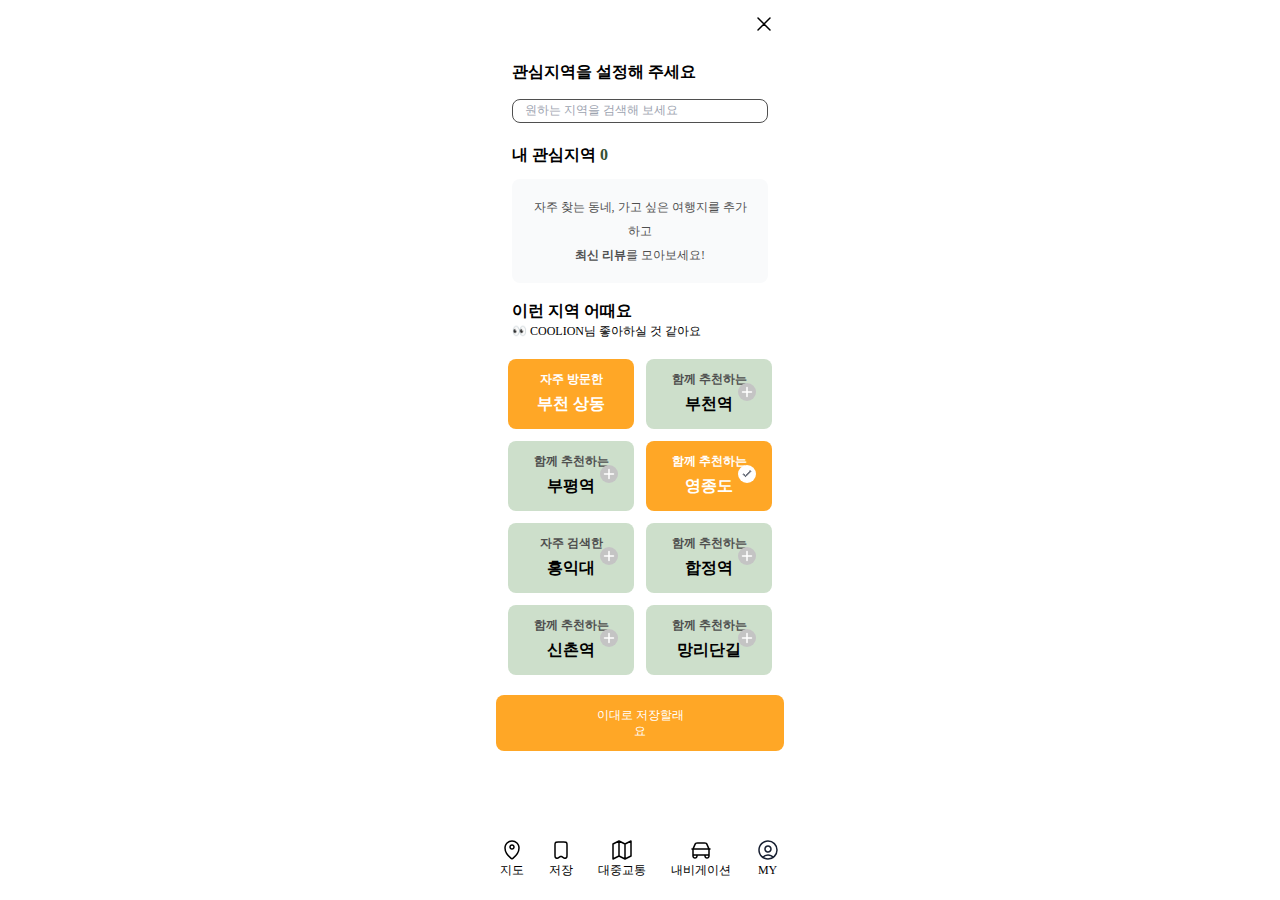
<file: pages/setting.html>
<!doctype html>
<html lang="ko">
  <head>
    <meta charset="UTF-8" />
    <meta name="viewport" content="width=device-width, initial-scale=1.0" />
    <title>Lion Place</title>
    <link rel="stylesheet" href="../css/main.css" />
  </head>
  <body class="mx-auto max-w-xs font-pretendard leading-relaxed">
    <div class="container mx-auto flex justify-center px-4 pb-[70px]">
      <div>
        <header class="flex h-12 flex-row items-center justify-end px-2 py-2">
          <button>
            <img src="../assets/icon/icon-close.svg" alt="취소하기" />
          </button>
        </header>
        <section class="my-3 px-4">
          <h1 class="pb-3 font-semibold leading-6">관심지역을 설정해 주세요</h1>
          <label for="localSearch" class="hidden">원하는 지역을 검색</label>
          <input
            type="search"
            id="localSearch"
            class="h-6 w-full rounded-lg border border-lionContent px-3 py-2 text-xs"
            placeholder="원하는 지역을 검색해 보세요"
          />
        </section>
        <main>
          <section class="my-2 px-4 py-2">
            <h2 class="mb-3 font-semibold leading-6">내 관심지역 <span class="text-lionSecondary">0</span></h2>
            <div class="rounded-lg bg-gray-50 px-4 py-4 text-center text-xs leading-6 text-lionContent">
              <p>자주 찾는 동네, 가고 싶은 여행지를 추가하고</p>
              <p><strong>최신 리뷰</strong>를 모아보세요!</p>
            </div>
          </section>
          <section class="mb-1 pl-4">
            <h2 class="font-semibold leading-6">이런 지역 어때요</h2>
            <div class="text-xs">👀 COOLION님 좋아하실 것 같아요</div>
          </section>
          <section class="mt-5 grid grid-cols-2 gap-3 px-3">
            <h2 class="hidden">관심지역 선택</h2>
            <button class="relative flex flex-col rounded-lg bg-lionPrimary p-3 font-semibold text-white">
              <span class="text-xs">자주 방문한</span>
              <span class="pt-1">부천 상동</span>
              <span class="sr-only absolute right-4 top-6"><img src="../assets/icon/icon-check.svg" alt="체크" /></span>
            </button>
            <button class="relative flex flex-col rounded-lg bg-lionTertiary p-3 font-semibold">
              <span class="text-xs text-lionContent">함께 추천하는</span>
              <span class="pt-1 text-black">부천역</span>
              <span class="absolute right-4 top-6"><img src="../assets/icon/icon-plus.svg" alt="플러스" /></span>
            </button>
            <button class="relative flex flex-col rounded-lg bg-lionTertiary p-3 font-semibold">
              <span class="text-xs text-lionContent">함께 추천하는</span>
              <span class="pt-1 text-black">부평역</span>
              <span class="absolute right-4 top-6"><img src="../assets/icon/icon-plus.svg" alt="플러스" /></span>
            </button>
            <button class="relative flex flex-col rounded-lg bg-lionPrimary p-3 font-semibold text-white">
              <span class="text-xs">함께 추천하는</span>
              <span class="pt-1">영종도</span>
              <span class="absolute right-4 top-6"><img src="../assets/icon/icon-check.svg" alt="체크" /></span>
            </button>
            <button class="relative flex flex-col rounded-lg bg-lionTertiary p-3 font-semibold">
              <span class="text-xs text-lionContent">자주 검색한</span>
              <span class="pt-1 text-black">홍익대</span>
              <span class="absolute right-4 top-6"><img src="../assets/icon/icon-plus.svg" alt="플러스" /></span>
            </button>
            <button class="relative flex flex-col rounded-lg bg-lionTertiary p-3 font-semibold">
              <span class="text-xs text-lionContent">함께 추천하는</span>
              <span class="pt-1 text-black">합정역</span>
              <span class="absolute right-4 top-6"><img src="../assets/icon/icon-plus.svg" alt="플러스" /></span>
            </button>
            <button class="relative flex flex-col rounded-lg bg-lionTertiary p-3 font-semibold">
              <span class="text-xs text-lionContent">함께 추천하는</span>
              <span class="pt-1 text-black">신촌역</span>
              <span class="absolute right-4 top-6"><img src="../assets/icon/icon-plus.svg" alt="플러스" /></span>
            </button>
            <button class="relative flex flex-col rounded-lg bg-lionTertiary p-3 font-semibold">
              <span class="text-xs text-lionContent">함께 추천하는</span>
              <span class="text-bl pt-1">망리단길</span>
              <span class="absolute right-4 top-6"><img src="../assets/icon/icon-plus.svg" alt="플러스" /></span>
            </button>
          </section>
          <button
            onclick="location.href = './settingPlace.html'"
            class="mt-5 w-full rounded-lg bg-lionPrimary px-24 py-3 text-center text-xs text-white"
          >
            이대로 저장할래요
          </button>
        </main>
      </div>
      <nav class="fixed bottom-0 h-[70px] w-full max-w-xs bg-white p-2 text-xs">
        <ul class="flex items-center justify-around">
          <li>
            <a class="flex flex-col items-center justify-center" href=""><img src="../assets/icon/icon-map.svg" alt="지도" />지도</a>
          </li>
          <li>
            <a class="flex flex-col items-center justify-center" href=""><img src="../assets/icon/icon-save.svg" alt="저장" />저장</a>
          </li>
          <li class="flex flex-col items-center">
            <a class="flex flex-col items-center justify-center" href=""><img src="../assets/icon/icon-transport.svg" alt="대중교통" />대중교통</a>
          </li>
          <li class="flex flex-col items-center">
            <a class="flex flex-col items-center justify-center" href=""><img src="../assets/icon/icon-car.svg" alt="내비게이션" />내비게이션</a>
          </li>
          <li>
            <a class="flex flex-col items-center justify-center" href=""><img src="../assets/icon/icon-my.svg" alt="마이페이지" />MY</a>
          </li>
        </ul>
      </nav>
    </div>
  </body>
</html>
</file>
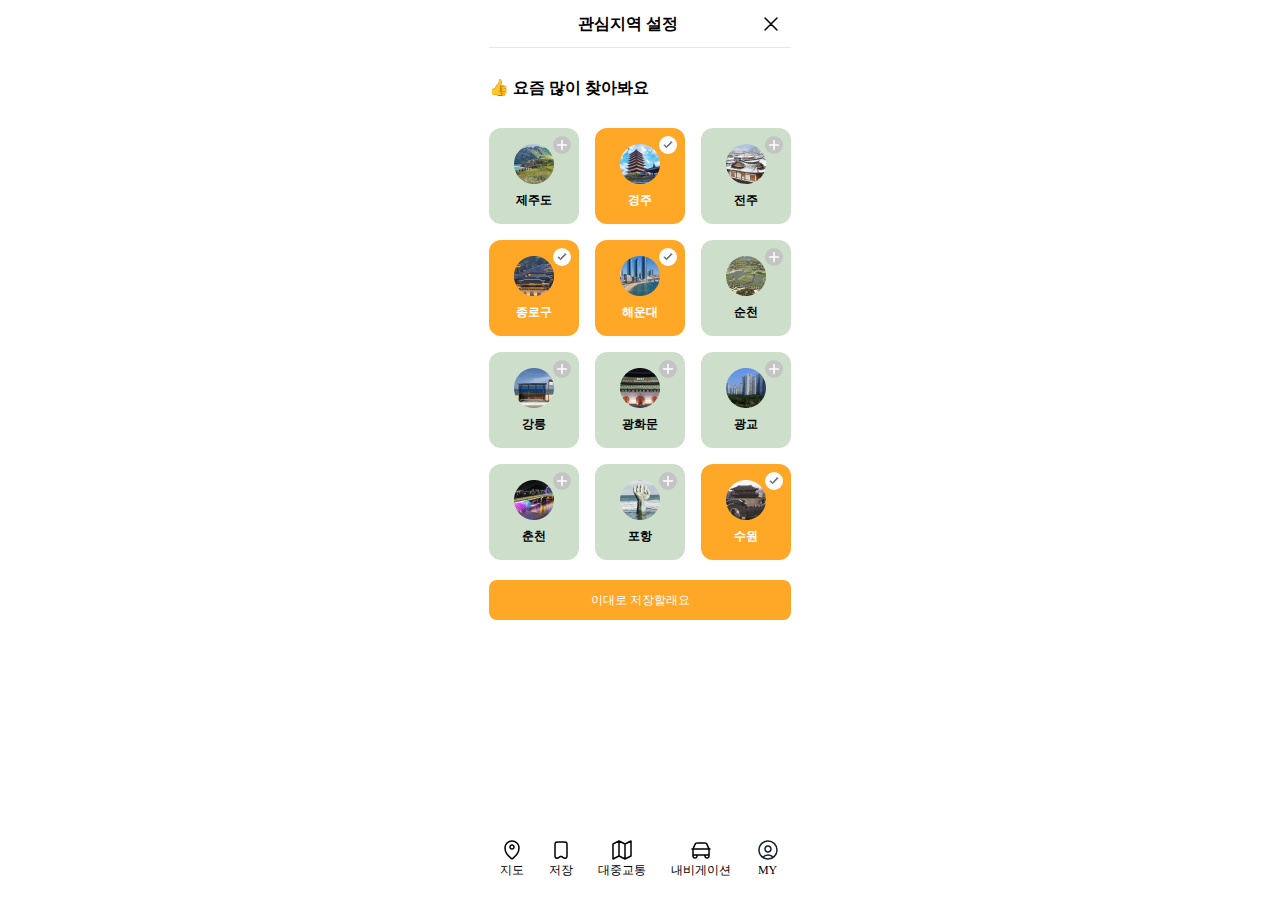
<file: pages/settingPlace.html>
<!doctype html>
<html lang="ko">
  <head>
    <meta charset="UTF-8" />
    <meta name="viewport" content="width=device-width, initial-scale=1.0" />
    <title>Lion Place</title>
    <link rel="stylesheet" href="../css/main.css" />
  </head>
  <body class="mx-auto max-w-xs font-pretendard leading-relaxed">
    <div class="flex justify-center pb-[70px]">
      <div>
        <header class="flex h-12 flex-row items-center justify-between border-b px-2 py-2">
          <h1 class="grow text-center font-semibold">관심지역 설정</h1>
          <button>
            <img src="../assets/icon/icon-close.svg" alt="취소하기" />
          </button>
        </header>

        <main>
          <section class="py-2">
            <h2 class="my-5 text-left font-semibold leading-6">👍 요즘 많이 찾아봐요</h2>
          </section>
          <section class="grid grid-cols-3 gap-4">
            <h2 class="hidden">관심지역 설정</h2>
            <button class="relative flex w-[90px] flex-col items-center justify-center rounded-xl bg-lionTertiary p-4 font-semibold">
              <img src="../assets/images/city/제주도.png" alt="제주도" />
              <span class="pt-2 text-xs font-semibold text-black">제주도</span>
              <span class="absolute right-2 top-2"><img src="../assets/icon/icon-plus.svg" alt="플러스" /></span>
            </button>
            <button class="relative flex w-[90px] flex-col items-center justify-center rounded-xl bg-lionPrimary p-4 font-semibold text-white">
              <img src="../assets/images/city/경주.png" alt="경주" />
              <span class="pt-2 text-xs font-semibold">경주</span>
              <span class="absolute right-2 top-2"><img src="../assets/icon/icon-check.svg" alt="체크" /></span>
            </button>
            <button class="relative flex w-[90px] flex-col items-center justify-center rounded-xl bg-lionTertiary p-4 font-semibold">
              <img src="../assets/images/city/전주.png" alt="전주" />
              <span class="pt-2 text-xs font-semibold text-black">전주</span>
              <span class="absolute right-2 top-2"><img src="../assets/icon/icon-plus.svg" alt="플러스" /></span>
            </button>
            <button class="relative flex w-[90px] flex-col items-center justify-center rounded-xl bg-lionPrimary p-4 font-semibold text-white">
              <img src="../assets/images/city/종로구.png" alt="종로구" />
              <span class="pt-2 text-xs font-semibold">종로구</span>
              <span class="absolute right-2 top-2"><img src="../assets/icon/icon-check.svg" alt="체크" /></span>
            </button>
            <button class="relative flex w-[90px] flex-col items-center justify-center rounded-xl bg-lionPrimary p-4 font-semibold text-white">
              <img src="../assets/images/city/해운대.png" alt="해운대" />
              <span class="pt-2 text-xs font-semibold">해운대</span>
              <span class="absolute right-2 top-2"><img src="../assets/icon/icon-check.svg" alt="체크" /></span>
            </button>
            <button class="relative flex w-[90px] flex-col items-center justify-center rounded-xl bg-lionTertiary p-4 font-semibold">
              <img src="../assets/images/city/순천.png" alt="순천" />
              <span class="pt-2 text-xs font-semibold text-black">순천</span>
              <span class="absolute right-2 top-2"><img src="../assets/icon/icon-plus.svg" alt="플러스" /></span>
            </button>
            <button class="relative flex w-[90px] flex-col items-center justify-center rounded-xl bg-lionTertiary p-4 font-semibold">
              <img src="../assets/images/city/강릉.png" alt="강릉" />
              <span class="pt-2 text-xs font-semibold text-black">강릉</span>
              <span class="absolute right-2 top-2"><img src="../assets/icon/icon-plus.svg" alt="플러스" /></span>
            </button>
            <button class="relative flex w-[90px] flex-col items-center justify-center rounded-xl bg-lionTertiary p-4 font-semibold">
              <img src="../assets/images/city/광화문.png" alt="광화문" />
              <span class="pt-2 text-xs font-semibold text-black">광화문</span>
              <span class="absolute right-2 top-2"><img src="../assets/icon/icon-plus.svg" alt="플러스" /></span>
            </button>
            <button class="relative flex w-[90px] flex-col items-center justify-center rounded-xl bg-lionTertiary p-4 font-semibold">
              <img src="../assets/images/city/광교.png" alt="광교" />
              <span class="pt-2 text-xs font-semibold text-black">광교</span>
              <span class="absolute right-2 top-2"><img src="../assets/icon/icon-plus.svg" alt="플러스" /></span>
            </button>

            <button class="relative flex w-[90px] flex-col items-center justify-center rounded-xl bg-lionTertiary p-4 font-semibold">
              <img src="../assets/images/city/춘천.png" alt="춘천" />
              <span class="pt-2 text-xs font-semibold text-black">춘천</span>
              <span class="absolute right-2 top-2"><img src="../assets/icon/icon-plus.svg" alt="플러스" /></span>
            </button>
            <button class="relative flex w-[90px] flex-col items-center justify-center rounded-xl bg-lionTertiary p-4 font-semibold">
              <img src="../assets/images/city/포항.png" alt="포항" />
              <span class="pt-2 text-xs font-semibold text-black">포항</span>
              <span class="absolute right-2 top-2"><img src="../assets/icon/icon-plus.svg" alt="플러스" /></span>
            </button>
            <button class="relative flex w-[90px] flex-col items-center justify-center rounded-xl bg-lionPrimary p-4 font-semibold text-white">
              <img src="../assets/images/city/수원.png" alt="수원" />
              <span class="pt-2 text-xs font-semibold">수원</span>
              <span class="absolute right-2 top-2"><img src="../assets/icon/icon-check.svg" alt="체크" /></span>
            </button>
          </section>
          <button onclick="location.href = './feedPage.html'" class="mt-5 w-full rounded-lg bg-lionPrimary px-24 py-3 text-center text-xs text-white">
            이대로 저장할래요
          </button>
        </main>
      </div>
      <nav class="fixed bottom-0 h-[70px] w-full max-w-xs bg-white p-2 text-xs">
        <ul class="flex items-center justify-around">
          <li>
            <a class="flex flex-col items-center justify-center" href=""><img src="../assets/icon/icon-map.svg" alt="지도" />지도</a>
          </li>
          <li>
            <a class="flex flex-col items-center justify-center" href=""><img src="../assets/icon/icon-save.svg" alt="저장" />저장</a>
          </li>
          <li class="flex flex-col items-center">
            <a class="flex flex-col items-center justify-center" href=""><img src="../assets/icon/icon-transport.svg" alt="대중교통" />대중교통</a>
          </li>
          <li class="flex flex-col items-center">
            <a class="flex flex-col items-center justify-center" href=""><img src="../assets/icon/icon-car.svg" alt="내비게이션" />내비게이션</a>
          </li>
          <li>
            <a class="flex flex-col items-center justify-center" href=""><img src="../assets/icon/icon-my.svg" alt="마이페이지" />MY</a>
          </li>
        </ul>
      </nav>
    </div>
  </body>
</html>
</file>
<file: css/main.css>
/* @import 'tailwindcss/base'; */

/* ! tailwindcss v3.3.3 | MIT License | https://tailwindcss.com */

/*
1. Prevent padding and border from affecting element width. (https://github.com/mozdevs/cssremedy/issues/4)
2. Allow adding a border to an element by just adding a border-width. (https://github.com/tailwindcss/tailwindcss/pull/116)
*/

*,
::before,
::after {
  box-sizing: border-box;
  /* 1 */
  border-width: 0;
  /* 2 */
  border-style: solid;
  /* 2 */
  border-color: #e5e7eb;
  /* 2 */
}

::before,
::after {
  --tw-content: '';
}

/*
1. Use a consistent sensible line-height in all browsers.
2. Prevent adjustments of font size after orientation changes in iOS.
3. Use a more readable tab size.
4. Use the user's configured `sans` font-family by default.
5. Use the user's configured `sans` font-feature-settings by default.
6. Use the user's configured `sans` font-variation-settings by default.
*/

html {
  line-height: 1.5;
  /* 1 */
  -webkit-text-size-adjust: 100%;
  /* 2 */
  -moz-tab-size: 4;
  /* 3 */
  -o-tab-size: 4;
     tab-size: 4;
  /* 3 */
  font-family: ui-sans-serif, system-ui, -apple-system, BlinkMacSystemFont, "Segoe UI", Roboto, "Helvetica Neue", Arial, "Noto Sans", sans-serif, "Apple Color Emoji", "Segoe UI Emoji", "Segoe UI Symbol", "Noto Color Emoji";
  /* 4 */
  font-feature-settings: normal;
  /* 5 */
  font-variation-settings: normal;
  /* 6 */
}

/*
1. Remove the margin in all browsers.
2. Inherit line-height from `html` so users can set them as a class directly on the `html` element.
*/

body {
  margin: 0;
  /* 1 */
  line-height: inherit;
  /* 2 */
}

/*
1. Add the correct height in Firefox.
2. Correct the inheritance of border color in Firefox. (https://bugzilla.mozilla.org/show_bug.cgi?id=190655)
3. Ensure horizontal rules are visible by default.
*/

hr {
  height: 0;
  /* 1 */
  color: inherit;
  /* 2 */
  border-top-width: 1px;
  /* 3 */
}

/*
Add the correct text decoration in Chrome, Edge, and Safari.
*/

abbr:where([title]) {
  -webkit-text-decoration: underline dotted;
          text-decoration: underline dotted;
}

/*
Remove the default font size and weight for headings.
*/

h1,
h2,
h3,
h4,
h5,
h6 {
  font-size: inherit;
  font-weight: inherit;
}

/*
Reset links to optimize for opt-in styling instead of opt-out.
*/

a {
  color: inherit;
  text-decoration: inherit;
}

/*
Add the correct font weight in Edge and Safari.
*/

b,
strong {
  font-weight: bolder;
}

/*
1. Use the user's configured `mono` font family by default.
2. Correct the odd `em` font sizing in all browsers.
*/

code,
kbd,
samp,
pre {
  font-family: ui-monospace, SFMono-Regular, Menlo, Monaco, Consolas, "Liberation Mono", "Courier New", monospace;
  /* 1 */
  font-size: 1em;
  /* 2 */
}

/*
Add the correct font size in all browsers.
*/

small {
  font-size: 80%;
}

/*
Prevent `sub` and `sup` elements from affecting the line height in all browsers.
*/

sub,
sup {
  font-size: 75%;
  line-height: 0;
  position: relative;
  vertical-align: baseline;
}

sub {
  bottom: -0.25em;
}

sup {
  top: -0.5em;
}

/*
1. Remove text indentation from table contents in Chrome and Safari. (https://bugs.chromium.org/p/chromium/issues/detail?id=999088, https://bugs.webkit.org/show_bug.cgi?id=201297)
2. Correct table border color inheritance in all Chrome and Safari. (https://bugs.chromium.org/p/chromium/issues/detail?id=935729, https://bugs.webkit.org/show_bug.cgi?id=195016)
3. Remove gaps between table borders by default.
*/

table {
  text-indent: 0;
  /* 1 */
  border-color: inherit;
  /* 2 */
  border-collapse: collapse;
  /* 3 */
}

/*
1. Change the font styles in all browsers.
2. Remove the margin in Firefox and Safari.
3. Remove default padding in all browsers.
*/

button,
input,
optgroup,
select,
textarea {
  font-family: inherit;
  /* 1 */
  font-feature-settings: inherit;
  /* 1 */
  font-variation-settings: inherit;
  /* 1 */
  font-size: 100%;
  /* 1 */
  font-weight: inherit;
  /* 1 */
  line-height: inherit;
  /* 1 */
  color: inherit;
  /* 1 */
  margin: 0;
  /* 2 */
  padding: 0;
  /* 3 */
}

/*
Remove the inheritance of text transform in Edge and Firefox.
*/

button,
select {
  text-transform: none;
}

/*
1. Correct the inability to style clickable types in iOS and Safari.
2. Remove default button styles.
*/

button,
[type='button'],
[type='reset'],
[type='submit'] {
  -webkit-appearance: button;
  /* 1 */
  background-color: transparent;
  /* 2 */
  background-image: none;
  /* 2 */
}

/*
Use the modern Firefox focus style for all focusable elements.
*/

:-moz-focusring {
  outline: auto;
}

/*
Remove the additional `:invalid` styles in Firefox. (https://github.com/mozilla/gecko-dev/blob/2f9eacd9d3d995c937b4251a5557d95d494c9be1/layout/style/res/forms.css#L728-L737)
*/

:-moz-ui-invalid {
  box-shadow: none;
}

/*
Add the correct vertical alignment in Chrome and Firefox.
*/

progress {
  vertical-align: baseline;
}

/*
Correct the cursor style of increment and decrement buttons in Safari.
*/

::-webkit-inner-spin-button,
::-webkit-outer-spin-button {
  height: auto;
}

/*
1. Correct the odd appearance in Chrome and Safari.
2. Correct the outline style in Safari.
*/

[type='search'] {
  -webkit-appearance: textfield;
  /* 1 */
  outline-offset: -2px;
  /* 2 */
}

/*
Remove the inner padding in Chrome and Safari on macOS.
*/

::-webkit-search-decoration {
  -webkit-appearance: none;
}

/*
1. Correct the inability to style clickable types in iOS and Safari.
2. Change font properties to `inherit` in Safari.
*/

::-webkit-file-upload-button {
  -webkit-appearance: button;
  /* 1 */
  font: inherit;
  /* 2 */
}

/*
Add the correct display in Chrome and Safari.
*/

summary {
  display: list-item;
}

/*
Removes the default spacing and border for appropriate elements.
*/

blockquote,
dl,
dd,
h1,
h2,
h3,
h4,
h5,
h6,
hr,
figure,
p,
pre {
  margin: 0;
}

fieldset {
  margin: 0;
  padding: 0;
}

legend {
  padding: 0;
}

ol,
ul,
menu {
  list-style: none;
  margin: 0;
  padding: 0;
}

/*
Reset default styling for dialogs.
*/

dialog {
  padding: 0;
}

/*
Prevent resizing textareas horizontally by default.
*/

textarea {
  resize: vertical;
}

/*
1. Reset the default placeholder opacity in Firefox. (https://github.com/tailwindlabs/tailwindcss/issues/3300)
2. Set the default placeholder color to the user's configured gray 400 color.
*/

input::-moz-placeholder, textarea::-moz-placeholder {
  opacity: 1;
  /* 1 */
  color: #9ca3af;
  /* 2 */
}

input::placeholder,
textarea::placeholder {
  opacity: 1;
  /* 1 */
  color: #9ca3af;
  /* 2 */
}

/*
Set the default cursor for buttons.
*/

button,
[role="button"] {
  cursor: pointer;
}

/*
Make sure disabled buttons don't get the pointer cursor.
*/

:disabled {
  cursor: default;
}

/*
1. Make replaced elements `display: block` by default. (https://github.com/mozdevs/cssremedy/issues/14)
2. Add `vertical-align: middle` to align replaced elements more sensibly by default. (https://github.com/jensimmons/cssremedy/issues/14#issuecomment-634934210)
   This can trigger a poorly considered lint error in some tools but is included by design.
*/

img,
svg,
video,
canvas,
audio,
iframe,
embed,
object {
  display: block;
  /* 1 */
  vertical-align: middle;
  /* 2 */
}

/*
Constrain images and videos to the parent width and preserve their intrinsic aspect ratio. (https://github.com/mozdevs/cssremedy/issues/14)
*/

img,
video {
  max-width: 100%;
  height: auto;
}

/* Make elements with the HTML hidden attribute stay hidden by default */

[hidden] {
  display: none;
}

*, ::before, ::after {
  --tw-border-spacing-x: 0;
  --tw-border-spacing-y: 0;
  --tw-translate-x: 0;
  --tw-translate-y: 0;
  --tw-rotate: 0;
  --tw-skew-x: 0;
  --tw-skew-y: 0;
  --tw-scale-x: 1;
  --tw-scale-y: 1;
  --tw-pan-x:  ;
  --tw-pan-y:  ;
  --tw-pinch-zoom:  ;
  --tw-scroll-snap-strictness: proximity;
  --tw-gradient-from-position:  ;
  --tw-gradient-via-position:  ;
  --tw-gradient-to-position:  ;
  --tw-ordinal:  ;
  --tw-slashed-zero:  ;
  --tw-numeric-figure:  ;
  --tw-numeric-spacing:  ;
  --tw-numeric-fraction:  ;
  --tw-ring-inset:  ;
  --tw-ring-offset-width: 0px;
  --tw-ring-offset-color: #fff;
  --tw-ring-color: rgb(59 130 246 / 0.5);
  --tw-ring-offset-shadow: 0 0 #0000;
  --tw-ring-shadow: 0 0 #0000;
  --tw-shadow: 0 0 #0000;
  --tw-shadow-colored: 0 0 #0000;
  --tw-blur:  ;
  --tw-brightness:  ;
  --tw-contrast:  ;
  --tw-grayscale:  ;
  --tw-hue-rotate:  ;
  --tw-invert:  ;
  --tw-saturate:  ;
  --tw-sepia:  ;
  --tw-drop-shadow:  ;
  --tw-backdrop-blur:  ;
  --tw-backdrop-brightness:  ;
  --tw-backdrop-contrast:  ;
  --tw-backdrop-grayscale:  ;
  --tw-backdrop-hue-rotate:  ;
  --tw-backdrop-invert:  ;
  --tw-backdrop-opacity:  ;
  --tw-backdrop-saturate:  ;
  --tw-backdrop-sepia:  ;
}

::backdrop {
  --tw-border-spacing-x: 0;
  --tw-border-spacing-y: 0;
  --tw-translate-x: 0;
  --tw-translate-y: 0;
  --tw-rotate: 0;
  --tw-skew-x: 0;
  --tw-skew-y: 0;
  --tw-scale-x: 1;
  --tw-scale-y: 1;
  --tw-pan-x:  ;
  --tw-pan-y:  ;
  --tw-pinch-zoom:  ;
  --tw-scroll-snap-strictness: proximity;
  --tw-gradient-from-position:  ;
  --tw-gradient-via-position:  ;
  --tw-gradient-to-position:  ;
  --tw-ordinal:  ;
  --tw-slashed-zero:  ;
  --tw-numeric-figure:  ;
  --tw-numeric-spacing:  ;
  --tw-numeric-fraction:  ;
  --tw-ring-inset:  ;
  --tw-ring-offset-width: 0px;
  --tw-ring-offset-color: #fff;
  --tw-ring-color: rgb(59 130 246 / 0.5);
  --tw-ring-offset-shadow: 0 0 #0000;
  --tw-ring-shadow: 0 0 #0000;
  --tw-shadow: 0 0 #0000;
  --tw-shadow-colored: 0 0 #0000;
  --tw-blur:  ;
  --tw-brightness:  ;
  --tw-contrast:  ;
  --tw-grayscale:  ;
  --tw-hue-rotate:  ;
  --tw-invert:  ;
  --tw-saturate:  ;
  --tw-sepia:  ;
  --tw-drop-shadow:  ;
  --tw-backdrop-blur:  ;
  --tw-backdrop-brightness:  ;
  --tw-backdrop-contrast:  ;
  --tw-backdrop-grayscale:  ;
  --tw-backdrop-hue-rotate:  ;
  --tw-backdrop-invert:  ;
  --tw-backdrop-opacity:  ;
  --tw-backdrop-saturate:  ;
  --tw-backdrop-sepia:  ;
}

.container {
  width: 100%;
}

@media (min-width: 320px) {
  .container {
    max-width: 320px;
  }
}

@media (min-width: 640px) {
  .container {
    max-width: 640px;
  }
}

@media (min-width: 768px) {
  .container {
    max-width: 768px;
  }
}

@media (min-width: 1024px) {
  .container {
    max-width: 1024px;
  }
}

@media (min-width: 1280px) {
  .container {
    max-width: 1280px;
  }
}

@media (min-width: 1536px) {
  .container {
    max-width: 1536px;
  }
}

.sr-only {
  position: absolute;
  width: 1px;
  height: 1px;
  padding: 0;
  margin: -1px;
  overflow: hidden;
  clip: rect(0, 0, 0, 0);
  white-space: nowrap;
  border-width: 0;
}

.visible {
  visibility: visible;
}

.fixed {
  position: fixed;
}

.absolute {
  position: absolute;
}

.relative {
  position: relative;
}

.sticky {
  position: sticky;
}

.-top-20 {
  top: -5rem;
}

.bottom-0 {
  bottom: 0px;
}

.bottom-\[-3px\] {
  bottom: -3px;
}

.left-0 {
  left: 0px;
}

.left-2 {
  left: 0.5rem;
}

.left-2\/4 {
  left: 50%;
}

.right-0 {
  right: 0px;
}

.right-2 {
  right: 0.5rem;
}

.right-3 {
  right: 0.75rem;
}

.right-4 {
  right: 1rem;
}

.right-5 {
  right: 1.25rem;
}

.right-6 {
  right: 1.5rem;
}

.right-7 {
  right: 1.75rem;
}

.right-8 {
  right: 2rem;
}

.right-\[-3px\] {
  right: -3px;
}

.right-\[50px\] {
  right: 50px;
}

.top-0 {
  top: 0px;
}

.top-2 {
  top: 0.5rem;
}

.top-2\/4 {
  top: 50%;
}

.top-3 {
  top: 0.75rem;
}

.top-4 {
  top: 1rem;
}

.top-5 {
  top: 1.25rem;
}

.top-6 {
  top: 1.5rem;
}

.top-7 {
  top: 1.75rem;
}

.top-8 {
  top: 2rem;
}

.top-\[10px\] {
  top: 10px;
}

.top-\[30px\] {
  top: 30px;
}

.top-\[35\%\] {
  top: 35%;
}

.-z-10 {
  z-index: -10;
}

.z-20 {
  z-index: 20;
}

.z-40 {
  z-index: 40;
}

.z-50 {
  z-index: 50;
}

.float-left {
  float: left;
}

.clear-both {
  clear: both;
}

.m-0 {
  margin: 0px;
}

.mx-1 {
  margin-left: 0.25rem;
  margin-right: 0.25rem;
}

.mx-3 {
  margin-left: 0.75rem;
  margin-right: 0.75rem;
}

.mx-auto {
  margin-left: auto;
  margin-right: auto;
}

.my-2 {
  margin-top: 0.5rem;
  margin-bottom: 0.5rem;
}

.my-3 {
  margin-top: 0.75rem;
  margin-bottom: 0.75rem;
}

.my-4 {
  margin-top: 1rem;
  margin-bottom: 1rem;
}

.my-5 {
  margin-top: 1.25rem;
  margin-bottom: 1.25rem;
}

.-mt-5 {
  margin-top: -1.25rem;
}

.-mt-\[1px\] {
  margin-top: -1px;
}

.mb-1 {
  margin-bottom: 0.25rem;
}

.mb-2 {
  margin-bottom: 0.5rem;
}

.mb-3 {
  margin-bottom: 0.75rem;
}

.mb-4 {
  margin-bottom: 1rem;
}

.mb-5 {
  margin-bottom: 1.25rem;
}

.mb-6 {
  margin-bottom: 1.5rem;
}

.mb-\[4px\] {
  margin-bottom: 4px;
}

.ml-1 {
  margin-left: 0.25rem;
}

.ml-2 {
  margin-left: 0.5rem;
}

.ml-3 {
  margin-left: 0.75rem;
}

.ml-4 {
  margin-left: 1rem;
}

.mr-2 {
  margin-right: 0.5rem;
}

.mr-3 {
  margin-right: 0.75rem;
}

.mr-\[19px\] {
  margin-right: 19px;
}

.mr-\[5px\] {
  margin-right: 5px;
}

.mt-0 {
  margin-top: 0px;
}

.mt-0\.5 {
  margin-top: 0.125rem;
}

.mt-1 {
  margin-top: 0.25rem;
}

.mt-10 {
  margin-top: 2.5rem;
}

.mt-12 {
  margin-top: 3rem;
}

.mt-2 {
  margin-top: 0.5rem;
}

.mt-20 {
  margin-top: 5rem;
}

.mt-24 {
  margin-top: 6rem;
}

.mt-3 {
  margin-top: 0.75rem;
}

.mt-4 {
  margin-top: 1rem;
}

.mt-40 {
  margin-top: 10rem;
}

.mt-5 {
  margin-top: 1.25rem;
}

.mt-8 {
  margin-top: 2rem;
}

.mt-\[-3px\] {
  margin-top: -3px;
}

.mt-\[0\.5px\] {
  margin-top: 0.5px;
}

.mt-\[70px\] {
  margin-top: 70px;
}

.mt-\[65px\] {
  margin-top: 65px;
}

.mt-7 {
  margin-top: 1.75rem;
}

.line-clamp-2 {
  overflow: hidden;
  display: -webkit-box;
  -webkit-box-orient: vertical;
  -webkit-line-clamp: 2;
}

.block {
  display: block;
}

.inline-block {
  display: inline-block;
}

.flex {
  display: flex;
}

.inline-flex {
  display: inline-flex;
}

.grid {
  display: grid;
}

.hidden {
  display: none;
}

.h-1 {
  height: 0.25rem;
}

.h-10 {
  height: 2.5rem;
}

.h-11 {
  height: 2.75rem;
}

.h-12 {
  height: 3rem;
}

.h-14 {
  height: 3.5rem;
}

.h-16 {
  height: 4rem;
}

.h-2 {
  height: 0.5rem;
}

.h-20 {
  height: 5rem;
}

.h-40 {
  height: 10rem;
}

.h-5 {
  height: 1.25rem;
}

.h-52 {
  height: 13rem;
}

.h-6 {
  height: 1.5rem;
}

.h-8 {
  height: 2rem;
}

.h-\[140px\] {
  height: 140px;
}

.h-\[184px\] {
  height: 184px;
}

.h-\[18px\] {
  height: 18px;
}

.h-\[200px\] {
  height: 200px;
}

.h-\[26px\] {
  height: 26px;
}

.h-\[39px\] {
  height: 39px;
}

.h-\[400px\] {
  height: 400px;
}

.h-\[40px\] {
  height: 40px;
}

.h-\[46px\] {
  height: 46px;
}

.h-\[50px\] {
  height: 50px;
}

.h-\[52px\] {
  height: 52px;
}

.h-\[56px\] {
  height: 56px;
}

.h-\[70px\] {
  height: 70px;
}

.h-\[72px\] {
  height: 72px;
}

.h-full {
  height: 100%;
}

.h-screen {
  height: 100vh;
}

.w-1 {
  width: 0.25rem;
}

.w-1\/3 {
  width: 33.333333%;
}

.w-10 {
  width: 2.5rem;
}

.w-2\/6 {
  width: 33.333333%;
}

.w-20 {
  width: 5rem;
}

.w-32 {
  width: 8rem;
}

.w-4\/6 {
  width: 66.666667%;
}

.w-48 {
  width: 12rem;
}

.w-5 {
  width: 1.25rem;
}

.w-52 {
  width: 13rem;
}

.w-56 {
  width: 14rem;
}

.w-6 {
  width: 1.5rem;
}

.w-6\/12 {
  width: 50%;
}

.w-64 {
  width: 16rem;
}

.w-7 {
  width: 1.75rem;
}

.w-72 {
  width: 18rem;
}

.w-8 {
  width: 2rem;
}

.w-80 {
  width: 20rem;
}

.w-\[100p\] {
  width: 100p;
}

.w-\[140px\] {
  width: 140px;
}

.w-\[141px\] {
  width: 141px;
}

.w-\[148px\] {
  width: 148px;
}

.w-\[150px\] {
  width: 150px;
}

.w-\[167px\] {
  width: 167px;
}

.w-\[174px\] {
  width: 174px;
}

.w-\[18px\] {
  width: 18px;
}

.w-\[250px\] {
  width: 250px;
}

.w-\[262px\] {
  width: 262px;
}

.w-\[26px\] {
  width: 26px;
}

.w-\[320px\] {
  width: 320px;
}

.w-\[400px\] {
  width: 400px;
}

.w-\[46px\] {
  width: 46px;
}

.w-\[500px\] {
  width: 500px;
}

.w-\[50px\] {
  width: 50px;
}

.w-\[56px\] {
  width: 56px;
}

.w-\[68px\] {
  width: 68px;
}

.w-\[70px\] {
  width: 70px;
}

.w-\[80px\] {
  width: 80px;
}

.w-\[90px\] {
  width: 90px;
}

.w-auto {
  width: auto;
}

.w-fit {
  width: -moz-fit-content;
  width: fit-content;
}

.w-full {
  width: 100%;
}

.w-16 {
  width: 4rem;
}

.max-w-\[320px\] {
  max-width: 320px;
}

.max-w-xs {
  max-width: 20rem;
}

.shrink-0 {
  flex-shrink: 0;
}

.grow {
  flex-grow: 1;
}

.-rotate-90 {
  --tw-rotate: -90deg;
  transform: translate(var(--tw-translate-x), var(--tw-translate-y)) rotate(var(--tw-rotate)) skewX(var(--tw-skew-x)) skewY(var(--tw-skew-y)) scaleX(var(--tw-scale-x)) scaleY(var(--tw-scale-y));
}

.rotate-90 {
  --tw-rotate: 90deg;
  transform: translate(var(--tw-translate-x), var(--tw-translate-y)) rotate(var(--tw-rotate)) skewX(var(--tw-skew-x)) skewY(var(--tw-skew-y)) scaleX(var(--tw-scale-x)) scaleY(var(--tw-scale-y));
}

.transform {
  transform: translate(var(--tw-translate-x), var(--tw-translate-y)) rotate(var(--tw-rotate)) skewX(var(--tw-skew-x)) skewY(var(--tw-skew-y)) scaleX(var(--tw-scale-x)) scaleY(var(--tw-scale-y));
}

.cursor-pointer {
  cursor: pointer;
}

.resize-none {
  resize: none;
}

.grid-cols-2 {
  grid-template-columns: repeat(2, minmax(0, 1fr));
}

.grid-cols-3 {
  grid-template-columns: repeat(3, minmax(0, 1fr));
}

.flex-row {
  flex-direction: row;
}

.flex-col {
  flex-direction: column;
}

.flex-wrap {
  flex-wrap: wrap;
}

.items-start {
  align-items: flex-start;
}

.items-end {
  align-items: flex-end;
}

.items-center {
  align-items: center;
}

.justify-end {
  justify-content: flex-end;
}

.justify-center {
  justify-content: center;
}

.justify-between {
  justify-content: space-between;
}

.justify-around {
  justify-content: space-around;
}

.justify-evenly {
  justify-content: space-evenly;
}

.gap-1 {
  gap: 0.25rem;
}

.gap-2 {
  gap: 0.5rem;
}

.gap-3 {
  gap: 0.75rem;
}

.gap-4 {
  gap: 1rem;
}

.gap-5 {
  gap: 1.25rem;
}

.gap-8 {
  gap: 2rem;
}

.gap-\[3px\] {
  gap: 3px;
}

.overflow-hidden {
  overflow: hidden;
}

.text-ellipsis {
  text-overflow: ellipsis;
}

.whitespace-nowrap {
  white-space: nowrap;
}

.rounded {
  border-radius: 0.25rem;
}

.rounded-2xl {
  border-radius: 1rem;
}

.rounded-3xl {
  border-radius: 1.5rem;
}

.rounded-\[3px\] {
  border-radius: 3px;
}

.rounded-full {
  border-radius: 9999px;
}

.rounded-lg {
  border-radius: 0.5rem;
}

.rounded-md {
  border-radius: 0.375rem;
}

.rounded-xl {
  border-radius: 0.75rem;
}

.rounded-l-2xl {
  border-top-left-radius: 1rem;
  border-bottom-left-radius: 1rem;
}

.rounded-r-md {
  border-top-right-radius: 0.375rem;
  border-bottom-right-radius: 0.375rem;
}

.rounded-r-xl {
  border-top-right-radius: 0.75rem;
  border-bottom-right-radius: 0.75rem;
}

.rounded-t-2xl {
  border-top-left-radius: 1rem;
  border-top-right-radius: 1rem;
}

.rounded-t-xl {
  border-top-left-radius: 0.75rem;
  border-top-right-radius: 0.75rem;
}

.border {
  border-width: 1px;
}

.border-2 {
  border-width: 2px;
}

.border-x {
  border-left-width: 1px;
  border-right-width: 1px;
}

.border-b {
  border-bottom-width: 1px;
}

.border-b-2 {
  border-bottom-width: 2px;
}

.border-b-4 {
  border-bottom-width: 4px;
}

.border-b-\[1px\] {
  border-bottom-width: 1px;
}

.border-r {
  border-right-width: 1px;
}

.border-t-\[1px\] {
  border-top-width: 1px;
}

.border-solid {
  border-style: solid;
}

.border-dashed {
  border-style: dashed;
}

.border-blue-200 {
  --tw-border-opacity: 1;
  border-color: rgb(191 219 254 / var(--tw-border-opacity));
}

.border-gray-300 {
  --tw-border-opacity: 1;
  border-color: rgb(209 213 219 / var(--tw-border-opacity));
}

.border-lightGray700 {
  --tw-border-opacity: 1;
  border-color: rgb(249 249 249 / var(--tw-border-opacity));
}

.border-lightGreen500 {
  --tw-border-opacity: 1;
  border-color: rgb(255 183 77 / var(--tw-border-opacity));
}

.border-lionContent {
  --tw-border-opacity: 1;
  border-color: rgb(79 79 79 / var(--tw-border-opacity));
}

.border-lionSecondary {
  --tw-border-opacity: 1;
  border-color: rgb(53 81 51 / var(--tw-border-opacity));
}

.border-orange-300 {
  --tw-border-opacity: 1;
  border-color: rgb(253 186 116 / var(--tw-border-opacity));
}

.border-transparent {
  border-color: transparent;
}

.border-white {
  --tw-border-opacity: 1;
  border-color: rgb(255 255 255 / var(--tw-border-opacity));
}

.bg-\[\#F9F9F9\] {
  --tw-bg-opacity: 1;
  background-color: rgb(249 249 249 / var(--tw-bg-opacity));
}

.bg-blue-200 {
  --tw-bg-opacity: 1;
  background-color: rgb(191 219 254 / var(--tw-bg-opacity));
}

.bg-blue-500 {
  --tw-bg-opacity: 1;
  background-color: rgb(59 130 246 / var(--tw-bg-opacity));
}

.bg-gray-200 {
  --tw-bg-opacity: 1;
  background-color: rgb(229 231 235 / var(--tw-bg-opacity));
}

.bg-gray-400 {
  --tw-bg-opacity: 1;
  background-color: rgb(156 163 175 / var(--tw-bg-opacity));
}

.bg-gray-50 {
  --tw-bg-opacity: 1;
  background-color: rgb(249 250 251 / var(--tw-bg-opacity));
}

.bg-lightGray700 {
  --tw-bg-opacity: 1;
  background-color: rgb(249 249 249 / var(--tw-bg-opacity));
}

.bg-lightGreen400 {
  --tw-bg-opacity: 1;
  background-color: rgb(170 200 167 / var(--tw-bg-opacity));
}

.bg-lightGreen500 {
  --tw-bg-opacity: 1;
  background-color: rgb(255 183 77 / var(--tw-bg-opacity));
}

.bg-lightGreen700 {
  --tw-bg-opacity: 1;
  background-color: rgb(215 229 214 / var(--tw-bg-opacity));
}

.bg-lionPrimary {
  --tw-bg-opacity: 1;
  background-color: rgb(255 167 38 / var(--tw-bg-opacity));
}

.bg-lionSecondary {
  --tw-bg-opacity: 1;
  background-color: rgb(53 81 51 / var(--tw-bg-opacity));
}

.bg-lionTertiary {
  --tw-bg-opacity: 1;
  background-color: rgb(205 223 203 / var(--tw-bg-opacity));
}

.bg-pink-200 {
  --tw-bg-opacity: 1;
  background-color: rgb(251 207 232 / var(--tw-bg-opacity));
}

.bg-slate-50 {
  --tw-bg-opacity: 1;
  background-color: rgb(248 250 252 / var(--tw-bg-opacity));
}

.bg-slate-500 {
  --tw-bg-opacity: 1;
  background-color: rgb(100 116 139 / var(--tw-bg-opacity));
}

.bg-transparent {
  background-color: transparent;
}

.bg-white {
  --tw-bg-opacity: 1;
  background-color: rgb(255 255 255 / var(--tw-bg-opacity));
}

.bg-\[url\(\'\/assets\/icon\/icon-polygon\.svg\'\)\] {
  background-image: url('/assets/icon/icon-polygon.svg');
}

.bg-custom-gradient {
  background-image: linear-gradient(3deg, #FFF 45%, rgba(255, 255, 255, 0.00) 100%) , url('../assets/images/food/cake.svg');
}

.bg-repeat {
  background-repeat: repeat;
}

.object-cover {
  -o-object-fit: cover;
     object-fit: cover;
}

.p-1 {
  padding: 0.25rem;
}

.p-10 {
  padding: 2.5rem;
}

.p-2 {
  padding: 0.5rem;
}

.p-3 {
  padding: 0.75rem;
}

.p-4 {
  padding: 1rem;
}

.p-6 {
  padding: 1.5rem;
}

.p-\[14px\] {
  padding: 14px;
}

.px-1 {
  padding-left: 0.25rem;
  padding-right: 0.25rem;
}

.px-14 {
  padding-left: 3.5rem;
  padding-right: 3.5rem;
}

.px-2 {
  padding-left: 0.5rem;
  padding-right: 0.5rem;
}

.px-24 {
  padding-left: 6rem;
  padding-right: 6rem;
}

.px-3 {
  padding-left: 0.75rem;
  padding-right: 0.75rem;
}

.px-4 {
  padding-left: 1rem;
  padding-right: 1rem;
}

.px-5 {
  padding-left: 1.25rem;
  padding-right: 1.25rem;
}

.px-7 {
  padding-left: 1.75rem;
  padding-right: 1.75rem;
}

.px-9 {
  padding-left: 2.25rem;
  padding-right: 2.25rem;
}

.px-\[15px\] {
  padding-left: 15px;
  padding-right: 15px;
}

.px-\[17px\] {
  padding-left: 17px;
  padding-right: 17px;
}

.px-\[22px\] {
  padding-left: 22px;
  padding-right: 22px;
}

.px-\[5px\] {
  padding-left: 5px;
  padding-right: 5px;
}

.px-\[74px\] {
  padding-left: 74px;
  padding-right: 74px;
}

.py-0 {
  padding-top: 0px;
  padding-bottom: 0px;
}

.py-1 {
  padding-top: 0.25rem;
  padding-bottom: 0.25rem;
}

.py-10 {
  padding-top: 2.5rem;
  padding-bottom: 2.5rem;
}

.py-2 {
  padding-top: 0.5rem;
  padding-bottom: 0.5rem;
}

.py-2\.5 {
  padding-top: 0.625rem;
  padding-bottom: 0.625rem;
}

.py-3 {
  padding-top: 0.75rem;
  padding-bottom: 0.75rem;
}

.py-4 {
  padding-top: 1rem;
  padding-bottom: 1rem;
}

.py-6 {
  padding-top: 1.5rem;
  padding-bottom: 1.5rem;
}

.py-\[10px\] {
  padding-top: 10px;
  padding-bottom: 10px;
}

.py-\[2px\] {
  padding-top: 2px;
  padding-bottom: 2px;
}

.py-\[4px\] {
  padding-top: 4px;
  padding-bottom: 4px;
}

.py-\[7px\] {
  padding-top: 7px;
  padding-bottom: 7px;
}

.pb-0 {
  padding-bottom: 0px;
}

.pb-0\.5 {
  padding-bottom: 0.125rem;
}

.pb-1 {
  padding-bottom: 0.25rem;
}

.pb-2 {
  padding-bottom: 0.5rem;
}

.pb-3 {
  padding-bottom: 0.75rem;
}

.pb-4 {
  padding-bottom: 1rem;
}

.pb-7 {
  padding-bottom: 1.75rem;
}

.pb-\[2px\] {
  padding-bottom: 2px;
}

.pb-\[37px\] {
  padding-bottom: 37px;
}

.pb-\[6px\] {
  padding-bottom: 6px;
}

.pb-\[70px\] {
  padding-bottom: 70px;
}

.pb-\[80px\] {
  padding-bottom: 80px;
}

.pl-0 {
  padding-left: 0px;
}

.pl-0\.5 {
  padding-left: 0.125rem;
}

.pl-1 {
  padding-left: 0.25rem;
}

.pl-2 {
  padding-left: 0.5rem;
}

.pl-3 {
  padding-left: 0.75rem;
}

.pl-4 {
  padding-left: 1rem;
}

.pl-\[7px\] {
  padding-left: 7px;
}

.pl-\[9px\] {
  padding-left: 9px;
}

.pr-2 {
  padding-right: 0.5rem;
}

.pr-\[5px\] {
  padding-right: 5px;
}

.pt-1 {
  padding-top: 0.25rem;
}

.pt-16 {
  padding-top: 4rem;
}

.pt-2 {
  padding-top: 0.5rem;
}

.pt-3 {
  padding-top: 0.75rem;
}

.pt-4 {
  padding-top: 1rem;
}

.pt-44 {
  padding-top: 11rem;
}

.pt-5 {
  padding-top: 1.25rem;
}

.pt-9 {
  padding-top: 2.25rem;
}

.pt-\[14px\] {
  padding-top: 14px;
}

.text-left {
  text-align: left;
}

.text-center {
  text-align: center;
}

.text-right {
  text-align: right;
}

.text-justify {
  text-align: justify;
}

.text-end {
  text-align: end;
}

.font-pretendard {
  font-family: pretendard;
}

.text-2xl {
  font-size: 1.5rem;
  line-height: 2rem;
}

.text-3xl {
  font-size: 1.875rem;
  line-height: 2.25rem;
}

.text-4xl {
  font-size: 2.25rem;
  line-height: 2.5rem;
}

.text-5xl {
  font-size: 3rem;
  line-height: 1;
}

.text-\[10px\] {
  font-size: 10px;
}

.text-\[11px\] {
  font-size: 11px;
}

.text-\[5px\] {
  font-size: 5px;
}

.text-base {
  font-size: 1rem;
  line-height: 1.5rem;
}

.text-sm {
  font-size: 0.875rem;
  line-height: 1.25rem;
}

.text-xl {
  font-size: 1.25rem;
  line-height: 1.75rem;
}

.text-xs {
  font-size: 0.75rem;
  line-height: 1rem;
}

.text-lg {
  font-size: 1.125rem;
  line-height: 1.75rem;
}

.font-bold {
  font-weight: 700;
}

.font-light {
  font-weight: 300;
}

.font-medium {
  font-weight: 500;
}

.font-normal {
  font-weight: 400;
}

.font-semibold {
  font-weight: 600;
}

.font-thin {
  font-weight: 100;
}

.leading-10 {
  line-height: 2.5rem;
}

.leading-4 {
  line-height: 1rem;
}

.leading-5 {
  line-height: 1.25rem;
}

.leading-6 {
  line-height: 1.5rem;
}

.leading-\[18px\] {
  line-height: 18px;
}

.leading-\[56px\] {
  line-height: 56px;
}

.leading-normal {
  line-height: 1.5;
}

.leading-relaxed {
  line-height: 1.625;
}

.text-black {
  --tw-text-opacity: 1;
  color: rgb(0 0 0 / var(--tw-text-opacity));
}

.text-blue-400 {
  --tw-text-opacity: 1;
  color: rgb(96 165 250 / var(--tw-text-opacity));
}

.text-blue-700 {
  --tw-text-opacity: 1;
  color: rgb(29 78 216 / var(--tw-text-opacity));
}

.text-error {
  --tw-text-opacity: 1;
  color: rgb(240 63 64 / var(--tw-text-opacity));
}

.text-gray-400 {
  --tw-text-opacity: 1;
  color: rgb(156 163 175 / var(--tw-text-opacity));
}

.text-gray-500 {
  --tw-text-opacity: 1;
  color: rgb(107 114 128 / var(--tw-text-opacity));
}

.text-lightBlue {
  --tw-text-opacity: 1;
  color: rgb(170 196 250 / var(--tw-text-opacity));
}

.text-lightGray500 {
  --tw-text-opacity: 1;
  color: rgb(107 107 107 / var(--tw-text-opacity));
}

.text-lightGray600 {
  --tw-text-opacity: 1;
  color: rgb(166 166 166 / var(--tw-text-opacity));
}

.text-lightGreen200 {
  --tw-text-opacity: 1;
  color: rgb(140 180 136 / var(--tw-text-opacity));
}

.text-lightGreen400 {
  --tw-text-opacity: 1;
  color: rgb(170 200 167 / var(--tw-text-opacity));
}

.text-lightGreen500 {
  --tw-text-opacity: 1;
  color: rgb(255 183 77 / var(--tw-text-opacity));
}

.text-lionContent {
  --tw-text-opacity: 1;
  color: rgb(79 79 79 / var(--tw-text-opacity));
}

.text-lionSecondary {
  --tw-text-opacity: 1;
  color: rgb(53 81 51 / var(--tw-text-opacity));
}

.text-lionTertiary {
  --tw-text-opacity: 1;
  color: rgb(205 223 203 / var(--tw-text-opacity));
}

.text-red-500 {
  --tw-text-opacity: 1;
  color: rgb(239 68 68 / var(--tw-text-opacity));
}

.text-red-800 {
  --tw-text-opacity: 1;
  color: rgb(153 27 27 / var(--tw-text-opacity));
}

.text-white {
  --tw-text-opacity: 1;
  color: rgb(255 255 255 / var(--tw-text-opacity));
}

.underline {
  text-decoration-line: underline;
}

.opacity-0 {
  opacity: 0;
}

.outline-none {
  outline: 2px solid transparent;
  outline-offset: 2px;
}

.transition {
  transition-property: color, background-color, border-color, text-decoration-color, fill, stroke, opacity, box-shadow, transform, filter, -webkit-backdrop-filter;
  transition-property: color, background-color, border-color, text-decoration-color, fill, stroke, opacity, box-shadow, transform, filter, backdrop-filter;
  transition-property: color, background-color, border-color, text-decoration-color, fill, stroke, opacity, box-shadow, transform, filter, backdrop-filter, -webkit-backdrop-filter;
  transition-timing-function: cubic-bezier(0.4, 0, 0.2, 1);
  transition-duration: 150ms;
}

.duration-300 {
  transition-duration: 300ms;
}

.ease-in-out {
  transition-timing-function: cubic-bezier(0.4, 0, 0.2, 1);
}

@font-face {
  font-family: "Pretendard Variable", Pretendard, -apple-system, BlinkMacSystemFont, system-ui, Roboto, "Helvetica Neue", "Segoe UI", "Apple SD Gothic Neo", "Noto Sans KR", "Malgun Gothic", "Apple Color Emoji", "Segoe UI Emoji", "Segoe UI Symbol", sans-serif;

  src: url("https://cdn.jsdelivr.net/gh/orioncactus/pretendard@v1.3.8/dist/web/static/pretendard-dynamic-subset.css");

  font-weight: normal;

  font-style: normal;
}

.text-overflow {
  overflow: hidden;
  text-overflow: ellipsis;
  display: -webkit-box;
  -webkit-line-clamp: 3;
  /* 라인수 */
  -webkit-box-orient: vertical;
  word-wrap:break-word;
  line-height: 1.2em;
  height: 3.6em;
  /* line-height 가 1.2em 이고 3라인을 자르기 때문에 height는 1.2em * 3 = 3.6em */
}

.box-shadow {
  box-shadow: 0px 6px 7px 0px rgba(126, 39, 39, 0.25);
}

.polygon {
  background-image: url("../assets/icon/icon-polygon.svg");
  background-repeat: repeat;
}

.imageContainer {
  background-image: url('');
  background-color: rgb(64, 64, 64);
  background-size:cover;
  width: 100%;
  height: 100%;
}

.selection\:max-w-xs *::-moz-selection {
  max-width: 20rem;
}

.selection\:max-w-xs *::selection {
  max-width: 20rem;
}

.selection\:max-w-xs::-moz-selection {
  max-width: 20rem;
}

.selection\:max-w-xs::selection {
  max-width: 20rem;
}

.placeholder\:text-white::-moz-placeholder {
  --tw-text-opacity: 1;
  color: rgb(255 255 255 / var(--tw-text-opacity));
}

.placeholder\:text-white::placeholder {
  --tw-text-opacity: 1;
  color: rgb(255 255 255 / var(--tw-text-opacity));
}

.hover\:scale-110:hover {
  --tw-scale-x: 1.1;
  --tw-scale-y: 1.1;
  transform: translate(var(--tw-translate-x), var(--tw-translate-y)) rotate(var(--tw-rotate)) skewX(var(--tw-skew-x)) skewY(var(--tw-skew-y)) scaleX(var(--tw-scale-x)) scaleY(var(--tw-scale-y));
}

.hover\:border-lionSecondary:hover {
  --tw-border-opacity: 1;
  border-color: rgb(53 81 51 / var(--tw-border-opacity));
}

.hover\:border-transparent:hover {
  border-color: transparent;
}

.hover\:bg-lightGreen300:hover {
  --tw-bg-opacity: 1;
  background-color: rgb(155 190 151 / var(--tw-bg-opacity));
}

.hover\:bg-lightGreen500:hover {
  --tw-bg-opacity: 1;
  background-color: rgb(255 183 77 / var(--tw-bg-opacity));
}

.hover\:bg-lionSecondary:hover {
  --tw-bg-opacity: 1;
  background-color: rgb(53 81 51 / var(--tw-bg-opacity));
}

.hover\:text-white:hover {
  --tw-text-opacity: 1;
  color: rgb(255 255 255 / var(--tw-text-opacity));
}

.focus\:outline-none:focus {
  outline: 2px solid transparent;
  outline-offset: 2px;
}

.focus\:outline-lionPrimary:focus {
  outline-color: #ffa726;
}
</file>
